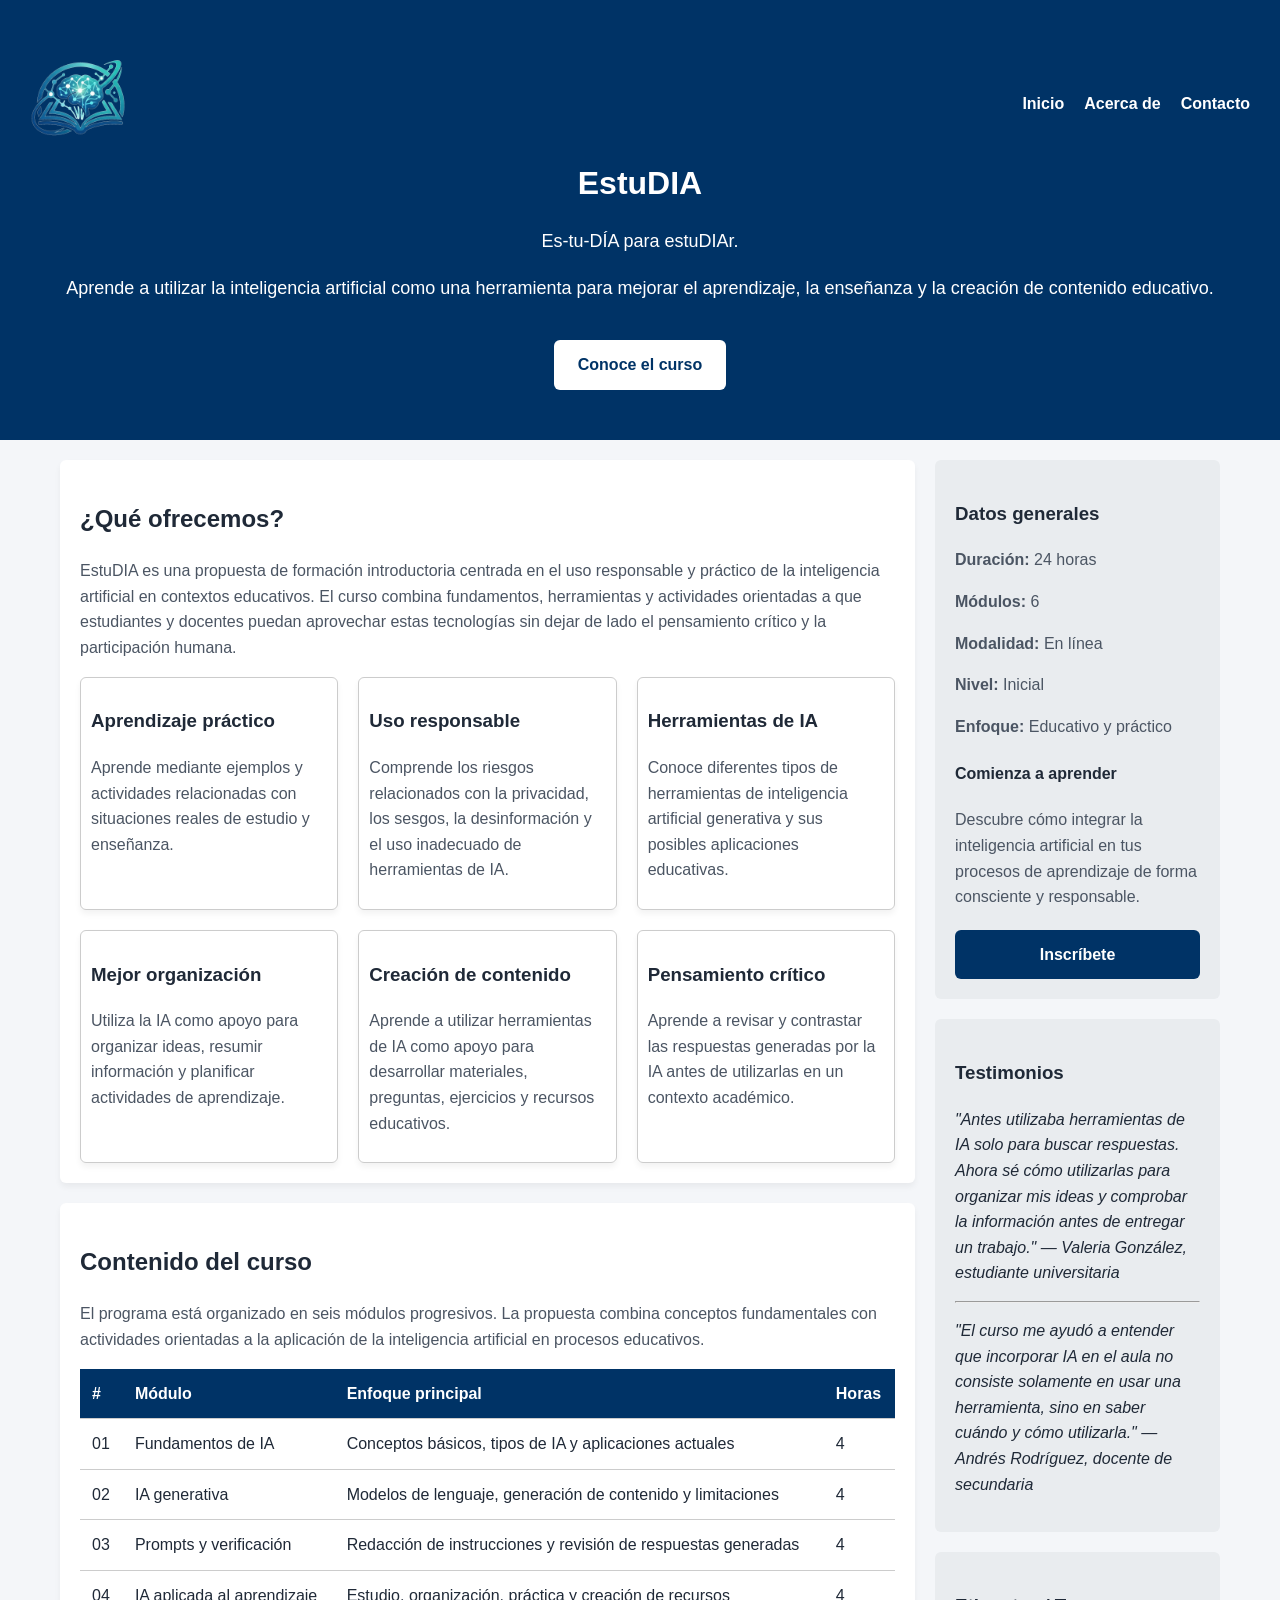
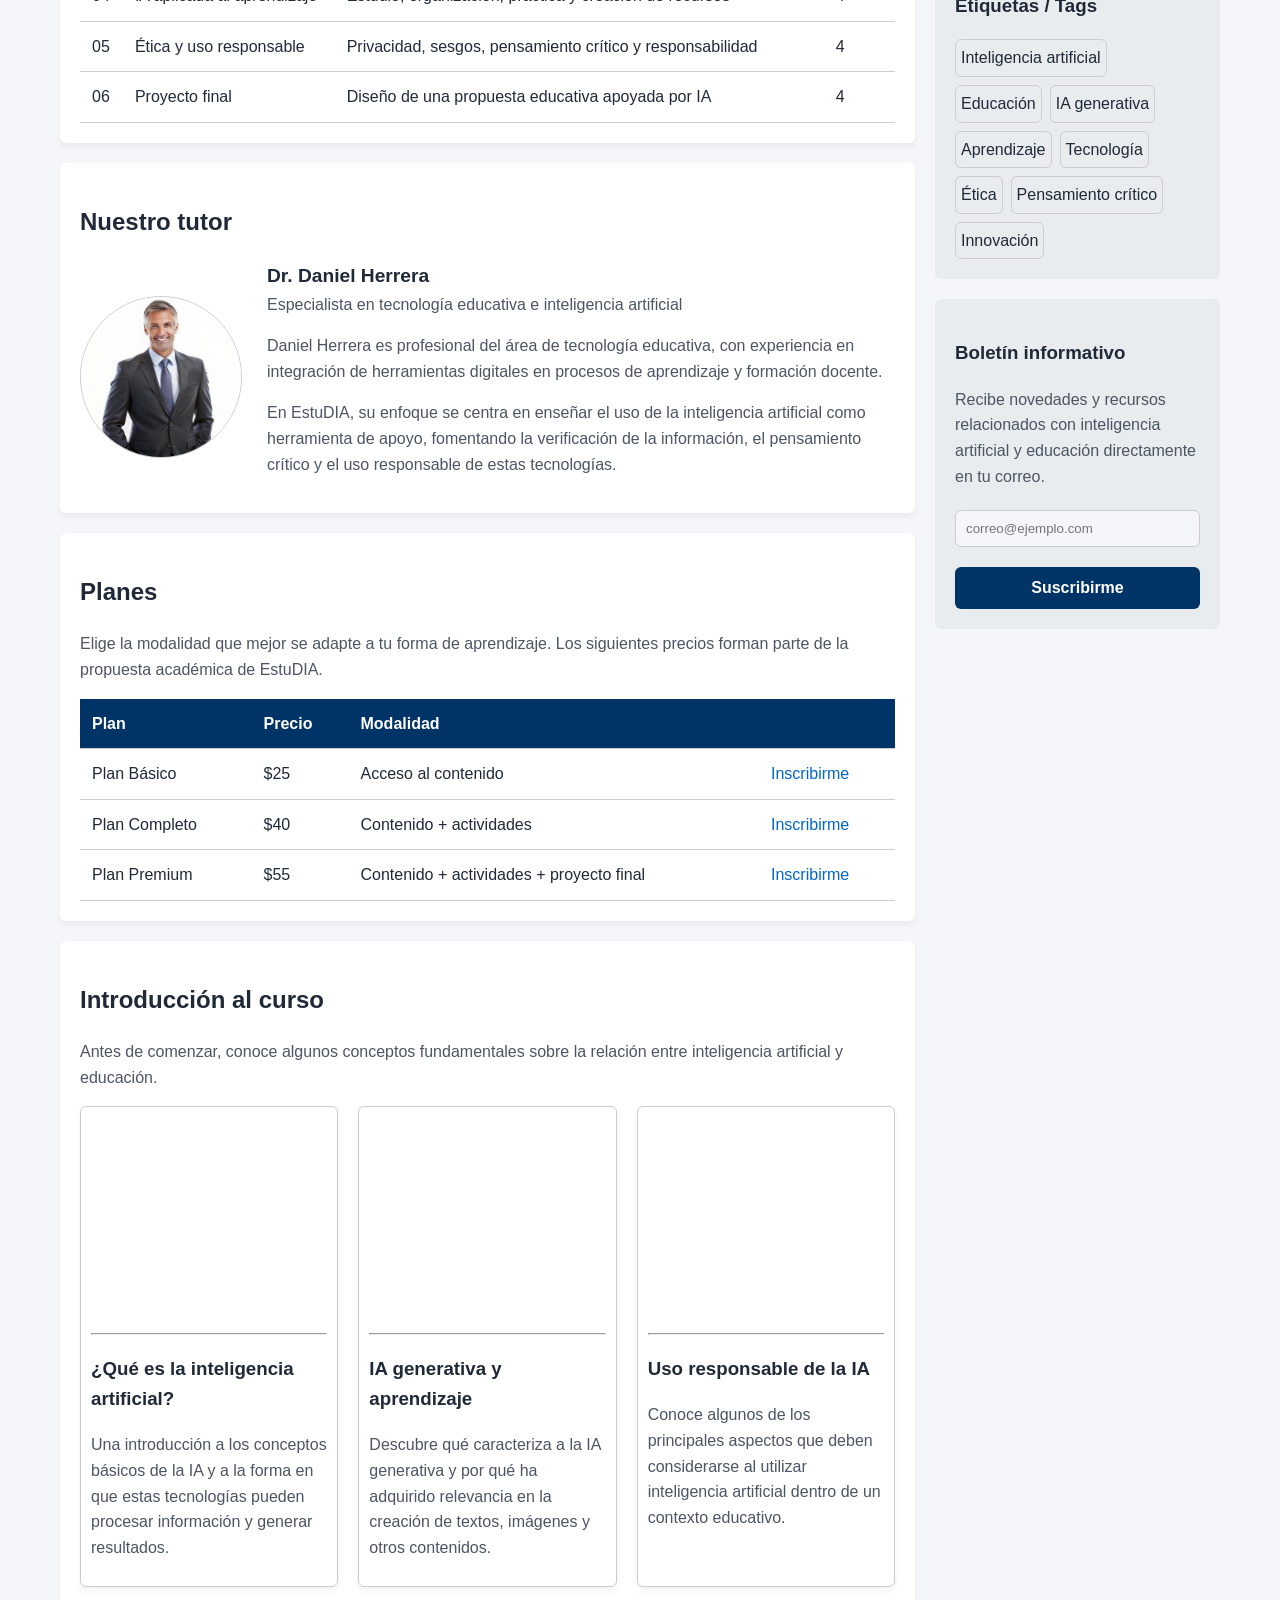
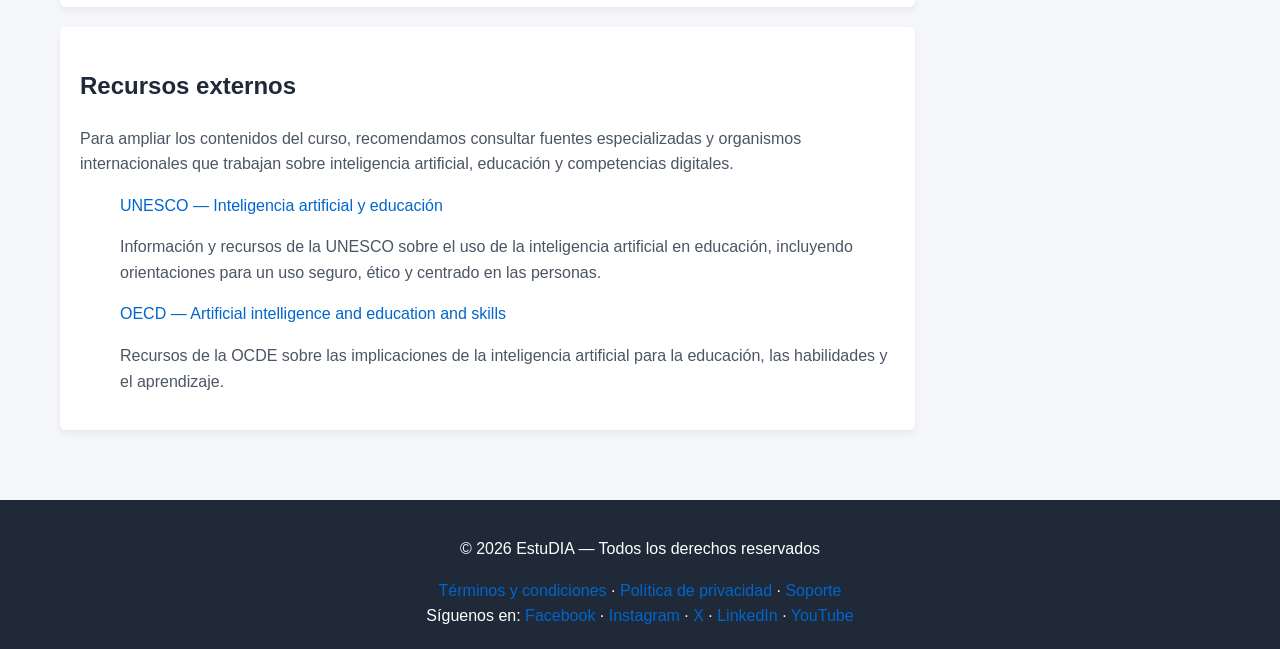
<file: index.html>
<!DOCTYPE html>
<html lang="es">
<head>
    <meta charset="UTF-8">
    <!-- Redirige automáticamente a la carpeta html en 0 segundos -->
    <meta http-equiv="refresh" content="0; url=html/index.html">
    <title>Cargando...</title>
</head>
<body>
    <p>Redirigiendo al sitio... Si no carga automáticamente, <a href="html/index.html">haz clic aquí</a>.</p>
</body>
</html>
</file>
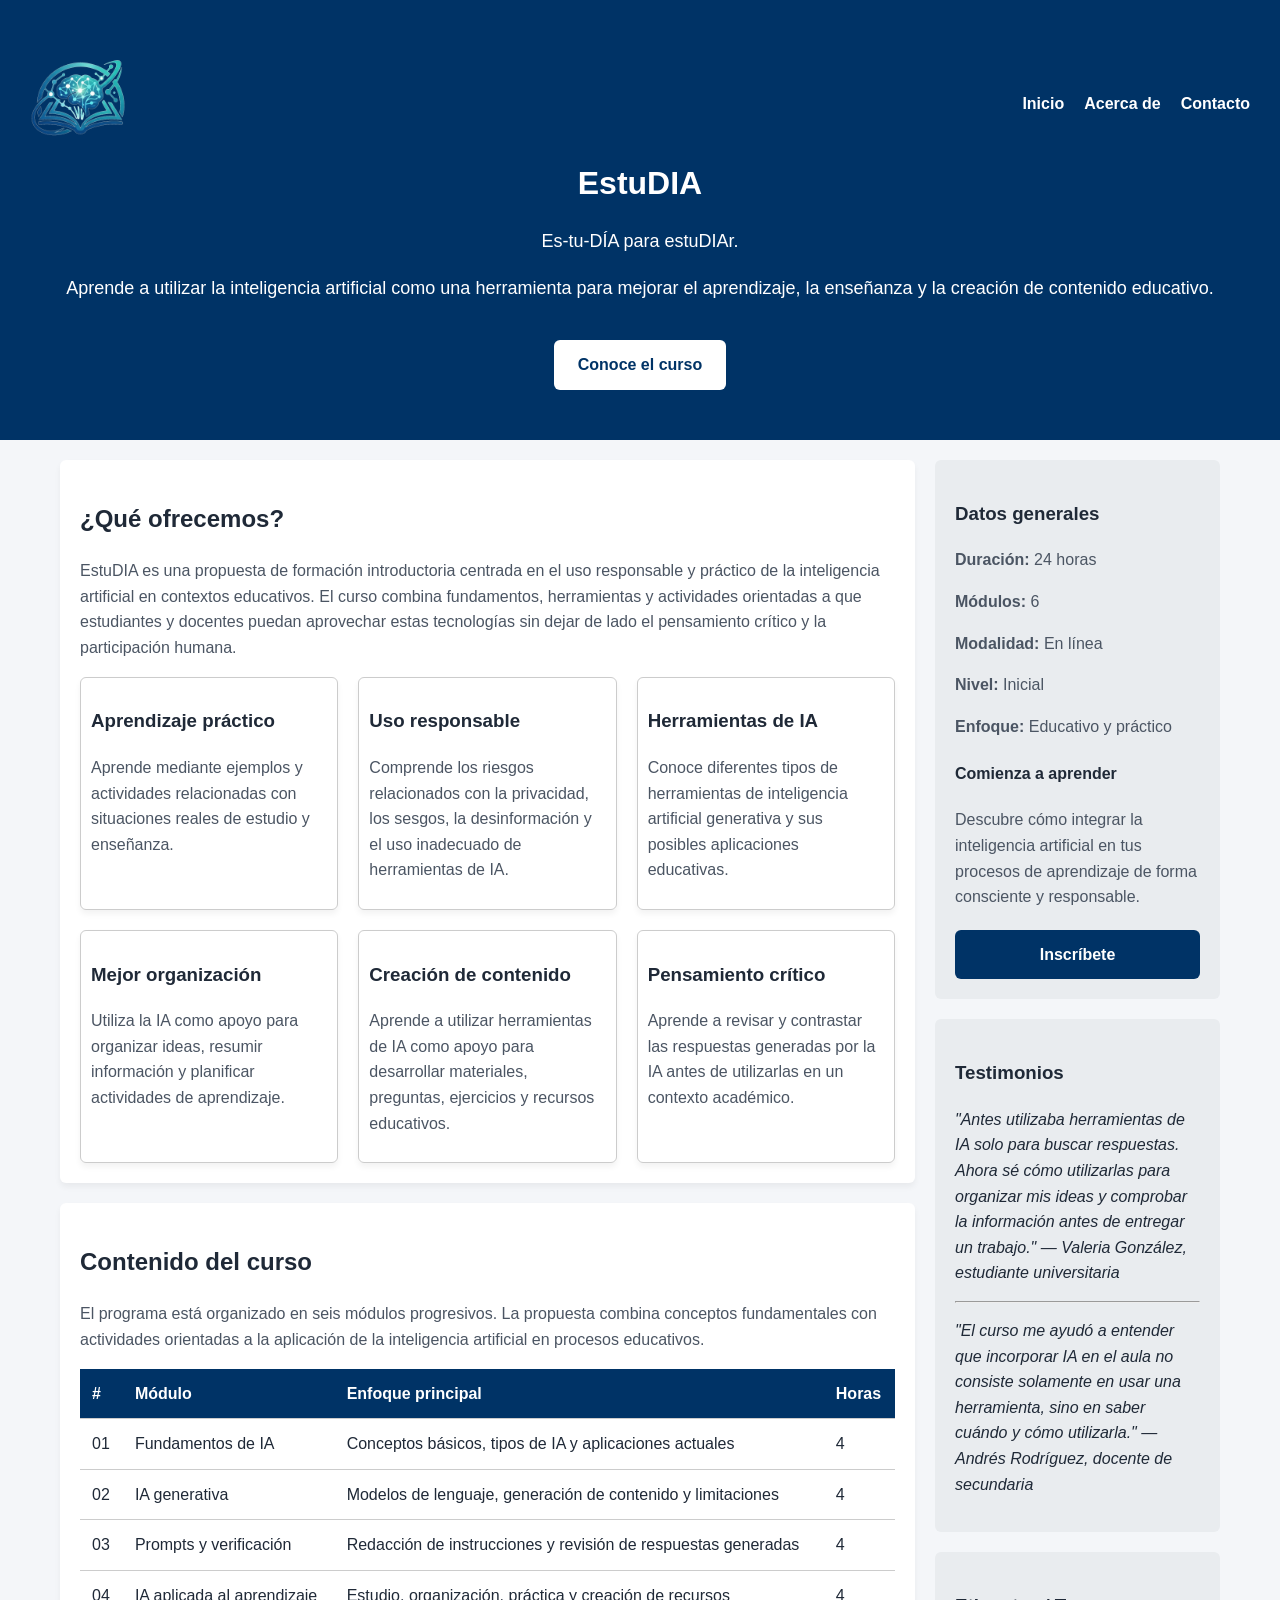
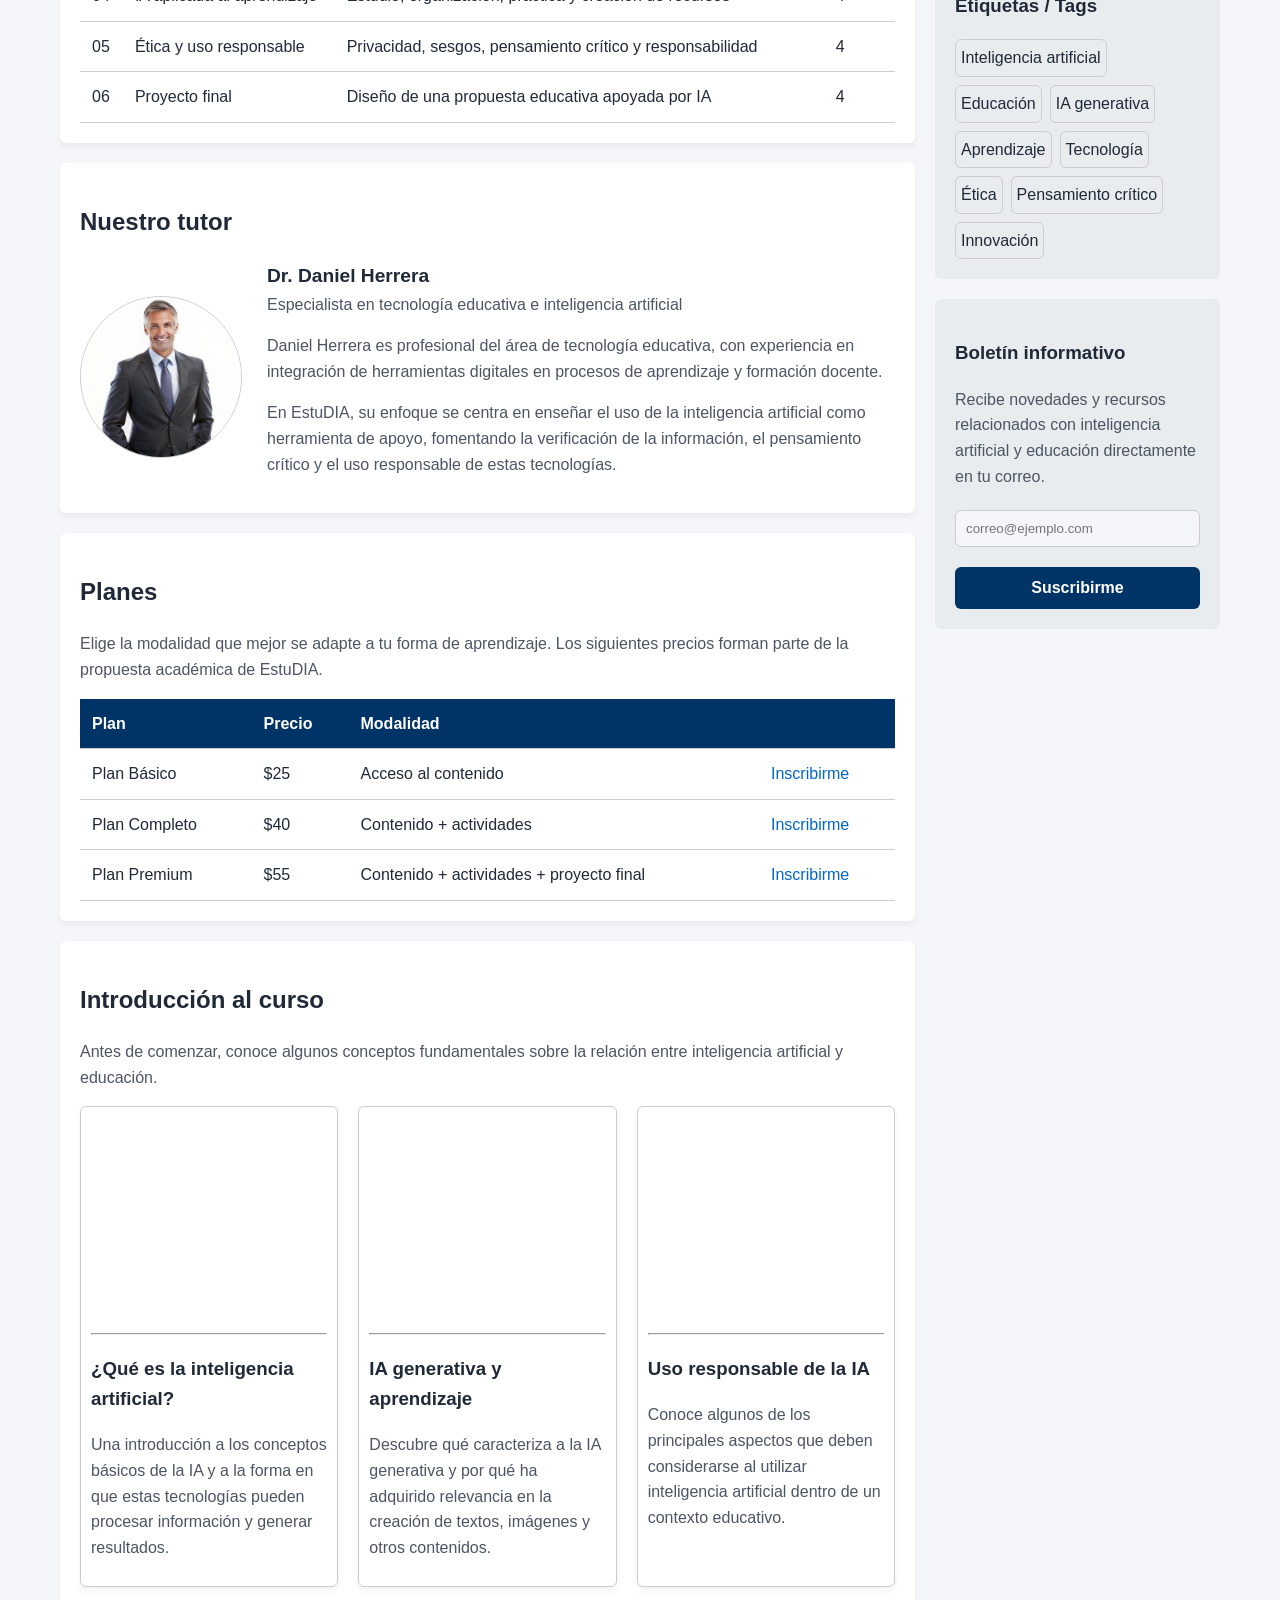
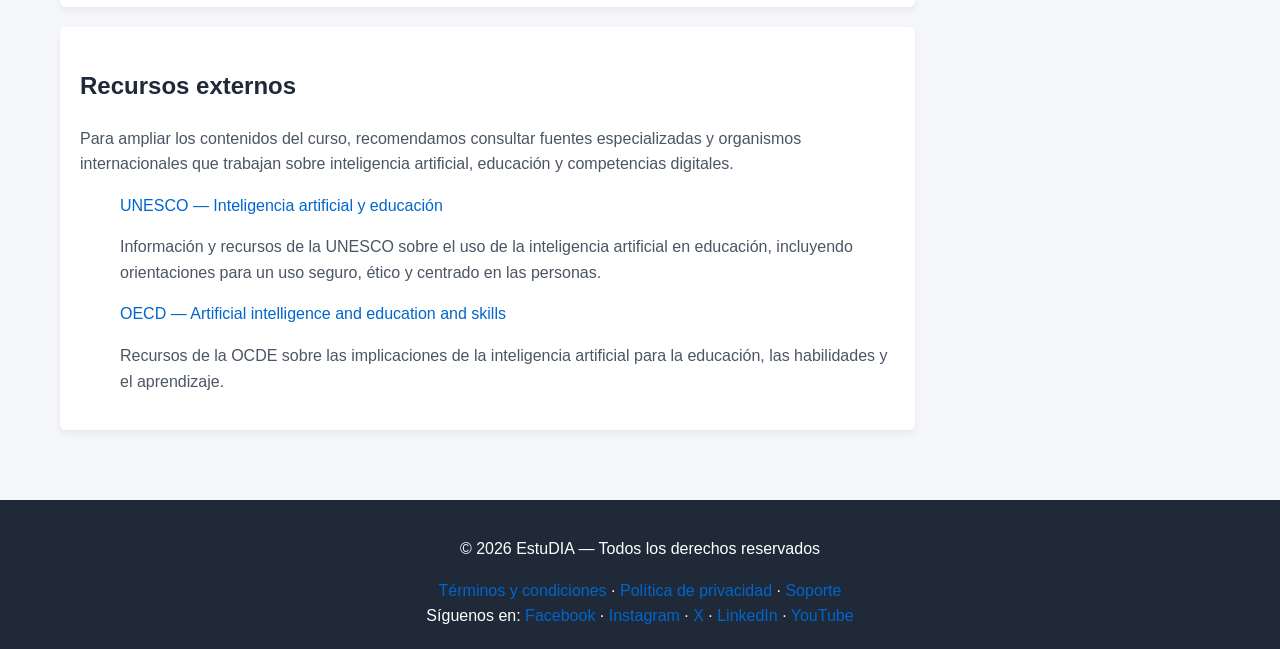
<file: html/index.html>
<!DOCTYPE html>
<html lang="es">

<head>
    <meta charset="UTF-8">
    <meta name="viewport" content="width=device-width, initial-scale=1.0">

    <link rel="preconnect" href="https://fonts.googleapis.com">
    <link rel="preconnect" href="https://fonts.gstatic.com" crossorigin>
    <link href="https://fonts.googleapis.com/css2?family=Poppins:wght@600;700;800&display=swap" rel="stylesheet">
    <link rel="icon" type="image/png" sizes="16x16" href="../img/logo.png">
    <meta name="description"
        content="EstuDIA: curso introductorio de inteligencia artificial aplicada a la educación.">
    <title>EstuDIA - Curso de IA en la educación</title>
    <link rel="stylesheet" href="../css/style.css">


</head>

<body>

    <header>

        <div id="barra-superior">

            <div id="logo">
                <img src="../img/logo.png" alt="Logo de EstuDIA">
            </div>

            <nav>
                <ul>
                    <li><a href="index.html">Inicio</a></li>
                    <li><a href="acerca.html">Acerca de</a></li>
                    <li><a href="contacto.html">Contacto</a></li>
                </ul>
            </nav>

        </div>

        <h1>Estu<span>DIA</span></h1>

        <p class="catchphrase">
            Es-tu-DÍA para estuDIAr.
        </p>

        <p>
            Aprende a utilizar la inteligencia artificial como una herramienta
            para mejorar el aprendizaje, la enseñanza y la creación de contenido educativo.
        </p>

        <a href="#contenido" class="boton-header">Conoce el curso</a>

    </header>


    <main>

        <div id="contenido-principal">

            <article>

                <h2>¿Qué ofrecemos?</h2>

                <p>
                    EstuDIA es una propuesta de formación introductoria centrada en el uso
                    responsable y práctico de la inteligencia artificial en contextos educativos.
                    El curso combina fundamentos, herramientas y actividades orientadas a que
                    estudiantes y docentes puedan aprovechar estas tecnologías sin dejar de lado
                    el pensamiento crítico y la participación humana.
                </p>

                <section class="grid">

                    <div class="card">
                        <h3>Aprendizaje práctico</h3>
                        <p>
                            Aprende mediante ejemplos y actividades relacionadas con situaciones
                            reales de estudio y enseñanza.
                        </p>
                    </div>

                    <div class="card">
                        <h3>Uso responsable</h3>
                        <p>
                            Comprende los riesgos relacionados con la privacidad, los sesgos,
                            la desinformación y el uso inadecuado de herramientas de IA.
                        </p>
                    </div>

                    <div class="card">
                        <h3>Herramientas de IA</h3>
                        <p>
                            Conoce diferentes tipos de herramientas de inteligencia artificial
                            generativa y sus posibles aplicaciones educativas.
                        </p>
                    </div>

                    <div class="card">
                        <h3>Mejor organización</h3>
                        <p>
                            Utiliza la IA como apoyo para organizar ideas, resumir información
                            y planificar actividades de aprendizaje.
                        </p>
                    </div>

                    <div class="card">
                        <h3>Creación de contenido</h3>
                        <p>
                            Aprende a utilizar herramientas de IA como apoyo para desarrollar
                            materiales, preguntas, ejercicios y recursos educativos.
                        </p>
                    </div>

                    <div class="card">
                        <h3>Pensamiento crítico</h3>
                        <p>
                            Aprende a revisar y contrastar las respuestas generadas por la IA
                            antes de utilizarlas en un contexto académico.
                        </p>
                    </div>

                </section>

            </article>


            <article id="contenido">

                <h2>Contenido del curso</h2>

                <p>
                    El programa está organizado en seis módulos progresivos. La propuesta
                    combina conceptos fundamentales con actividades orientadas a la aplicación
                    de la inteligencia artificial en procesos educativos.
                </p>

                <table>

                    <thead>
                        <tr>
                            <th>#</th>
                            <th>Módulo</th>
                            <th>Enfoque principal</th>
                            <th>Horas</th>
                        </tr>
                    </thead>

                    <tbody>

                        <tr>
                            <td>01</td>
                            <td>Fundamentos de IA</td>
                            <td>Conceptos básicos, tipos de IA y aplicaciones actuales</td>
                            <td>4</td>
                        </tr>

                        <tr>
                            <td>02</td>
                            <td>IA generativa</td>
                            <td>Modelos de lenguaje, generación de contenido y limitaciones</td>
                            <td>4</td>
                        </tr>

                        <tr>
                            <td>03</td>
                            <td>Prompts y verificación</td>
                            <td>Redacción de instrucciones y revisión de respuestas generadas</td>
                            <td>4</td>
                        </tr>

                        <tr>
                            <td>04</td>
                            <td>IA aplicada al aprendizaje</td>
                            <td>Estudio, organización, práctica y creación de recursos</td>
                            <td>4</td>
                        </tr>

                        <tr>
                            <td>05</td>
                            <td>Ética y uso responsable</td>
                            <td>Privacidad, sesgos, pensamiento crítico y responsabilidad</td>
                            <td>4</td>
                        </tr>

                        <tr>
                            <td>06</td>
                            <td>Proyecto final</td>
                            <td>Diseño de una propuesta educativa apoyada por IA</td>
                            <td>4</td>
                        </tr>

                    </tbody>

                </table>

            </article>


            <article>
                <h2>Nuestro tutor</h2>

                <div class="tutor">

                    <img src="../img/tutor.jpg" alt="Dr. Daniel Herrera, especialista en tecnología educativa">

                    <div class="tutor-info">

                        <strong>Dr. Daniel Herrera</strong>
                        <span>Especialista en tecnología educativa e inteligencia artificial</span>

                        <p>
                            Daniel Herrera es profesional del área de tecnología educativa,
                            con experiencia en integración de herramientas digitales en
                            procesos de aprendizaje y formación docente.
                        </p>

                        <p>
                            En EstuDIA, su enfoque se centra en enseñar el uso de la
                            inteligencia artificial como herramienta de apoyo, fomentando
                            la verificación de la información, el pensamiento crítico y
                            el uso responsable de estas tecnologías.
                        </p>

                    </div>

                </div>

            </article>


            <article id="planes">

                <h2>Planes</h2>

                <p>
                    Elige la modalidad que mejor se adapte a tu forma de aprendizaje.
                    Los siguientes precios forman parte de la propuesta académica de EstuDIA.
                </p>

                <table>

                    <thead>
                        <tr>
                            <th>Plan</th>
                            <th>Precio</th>
                            <th>Modalidad</th>
                            <th></th>
                        </tr>
                    </thead>

                    <tbody>

                        <tr>
                            <td>Plan Básico</td>
                            <td>$25</td>
                            <td>Acceso al contenido</td>
                            <td><a href="#">Inscribirme</a></td>
                        </tr>

                        <tr>
                            <td>Plan Completo</td>
                            <td>$40</td>
                            <td>Contenido + actividades</td>
                            <td><a href="#">Inscribirme</a></td>
                        </tr>

                        <tr>
                            <td>Plan Premium</td>
                            <td>$55</td>
                            <td>Contenido + actividades + proyecto final</td>
                            <td><a href="#">Inscribirme</a></td>
                        </tr>

                    </tbody>

                </table>

            </article>


            <article>

                <h2>Introducción al curso</h2>

                <p>
                    Antes de comenzar, conoce algunos conceptos fundamentales sobre la relación
                    entre inteligencia artificial y educación.
                </p>

                <section class="grid">

                    <div class="card">

                        <iframe
                            src="https://www.youtube.com/embed/8lMIdrlIWOQ"
                            title="¿Qué es la inteligencia artificial?"
                            allowfullscreen>
                        </iframe>

                        <hr>

                        <h3>¿Qué es la inteligencia artificial?</h3>

                        <p>
                            Una introducción a los conceptos básicos de la IA y a la forma en
                            que estas tecnologías pueden procesar información y generar resultados.
                        </p>

                    </div>


                    <div class="card">

                        <iframe
                            src="https://www.youtube.com/embed/Qu7spkaiky0"
                            title="Inteligencia artificial generativa en educación"
                            allowfullscreen>
                        </iframe>

                        <hr>

                        <h3>IA generativa y aprendizaje</h3>

                        <p>
                            Descubre qué caracteriza a la IA generativa y por qué ha adquirido
                            relevancia en la creación de textos, imágenes y otros contenidos.
                        </p>

                    </div>


                    <div class="card">

                        <iframe
                            src="https://www.youtube.com/embed/TXxJGTrKRxM"
                            title="Uso responsable de la inteligencia artificial en el aula"
                            allowfullscreen>
                        </iframe>

                        <hr>

                        <h3>Uso responsable de la IA</h3>

                        <p>
                            Conoce algunos de los principales aspectos que deben considerarse
                            al utilizar inteligencia artificial dentro de un contexto educativo.
                        </p>

                    </div>

                </section>

            </article>


            <article>

                <h2>Recursos externos</h2>

                <p>
                    Para ampliar los contenidos del curso, recomendamos consultar fuentes
                    especializadas y organismos internacionales que trabajan sobre inteligencia
                    artificial, educación y competencias digitales.
                </p>

                <ul style="list-style: none;">

                    <li>

                        <a href="https://www.unesco.org/es/digital-education/artificial-intelligence"
                           target="_blank"
                           rel="noopener noreferrer">
                            UNESCO — Inteligencia artificial y educación
                        </a>

                        <p>
                            Información y recursos de la UNESCO sobre el uso de la inteligencia
                            artificial en educación, incluyendo orientaciones para un uso
                            seguro, ético y centrado en las personas.
                        </p>

                    </li>


                    <li>

                        <a href="https://www.oecd.org/en/topics/artificial-intelligence-and-education-and-skills.html"
                           target="_blank"
                           rel="noopener noreferrer">
                            OECD — Artificial intelligence and education and skills
                        </a>

                        <p>
                            Recursos de la OCDE sobre las implicaciones de la inteligencia
                            artificial para la educación, las habilidades y el aprendizaje.
                        </p>

                    </li>

                </ul>

            </article>

        </div>


        <div id="barra-lateral">

            <aside>

                <h3>Datos generales</h3>

                <p><strong>Duración:</strong> 24 horas</p>
                <p><strong>Módulos:</strong> 6</p>
                <p><strong>Modalidad:</strong> En línea</p>
                <p><strong>Nivel:</strong> Inicial</p>
                <p><strong>Enfoque:</strong> Educativo y práctico</p>

                <h4>Comienza a aprender</h4>

                <p>
                    Descubre cómo integrar la inteligencia artificial en tus procesos
                    de aprendizaje de forma consciente y responsable.
                </p>

                <a href="#planes" class="boton-aside">Inscríbete</a>

            </aside>


            <aside>

                <h3>Testimonios</h3>

                    <blockquote>
                        "Antes utilizaba herramientas de IA solo para buscar respuestas.
                        Ahora sé cómo utilizarlas para organizar mis ideas y comprobar la
                        información antes de entregar un trabajo."
                        <cite>— Valeria González, estudiante universitaria</cite>
                    </blockquote>

                    <hr>

                    <blockquote>
                        "El curso me ayudó a entender que incorporar IA en el aula no
                        consiste solamente en usar una herramienta, sino en saber cuándo
                        y cómo utilizarla."
                        <cite>— Andrés Rodríguez, docente de secundaria</cite>
                    </blockquote>

            </aside>


            <aside>

                <h3>Etiquetas / Tags</h3>

                <section class="tags">

                    <div class="tag">Inteligencia artificial</div>
                    <div class="tag">Educación</div>
                    <div class="tag">IA generativa</div>
                    <div class="tag">Aprendizaje</div>
                    <div class="tag">Tecnología</div>
                    <div class="tag">Ética</div>
                    <div class="tag">Pensamiento crítico</div>
                    <div class="tag">Innovación</div>

                </section>

            </aside>


            <aside>

                <h3>Boletín informativo</h3>

                <p>
                    Recibe novedades y recursos relacionados con inteligencia artificial
                    y educación directamente en tu correo.
                </p>

                <form>

                    <input
                        type="email"
                        placeholder="correo@ejemplo.com"
                        required>

                    <button style="width: 100%;" type="submit">
                        Suscribirme
                    </button>

                </form>

            </aside>

        </div>

    </main>


    <footer>

        <p>
            © 2026 EstuDIA — Todos los derechos reservados
        </p>

        <a href="#">Términos y condiciones</a> ·
        <a href="#">Política de privacidad</a> ·
        <a href="#">Soporte</a>

        <br>

        Síguenos en:

        <a href="https://www.facebook.com"
           target="_blank"
           rel="noopener noreferrer">
            Facebook
        </a> ·

        <a href="https://www.instagram.com"
           target="_blank"
           rel="noopener noreferrer">
            Instagram
        </a> ·

        <a href="https://x.com"
           target="_blank"
           rel="noopener noreferrer">
            X
        </a> ·

        <a href="https://www.linkedin.com"
           target="_blank"
           rel="noopener noreferrer">
            LinkedIn
        </a> ·

        <a href="https://www.youtube.com"
           target="_blank"
           rel="noopener noreferrer">
            YouTube
        </a>

    </footer>

</body>

</html>
</file>
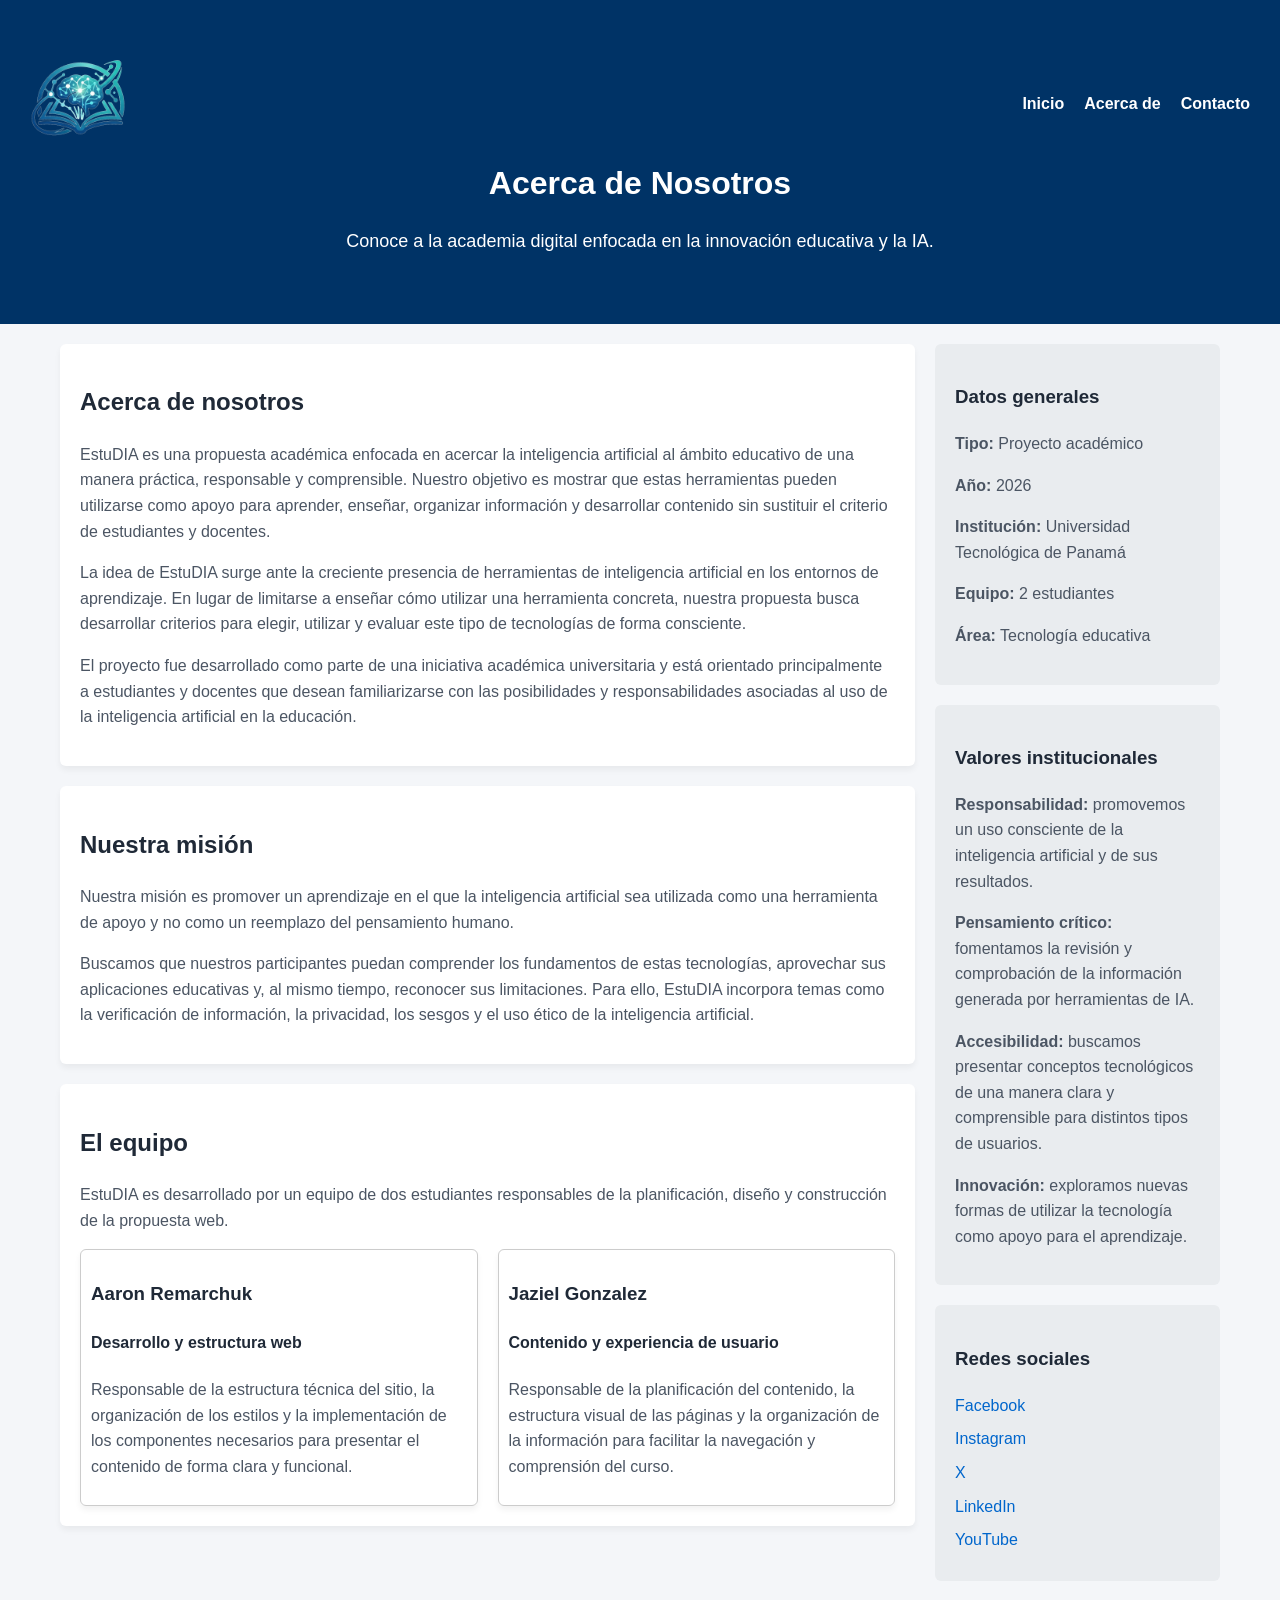
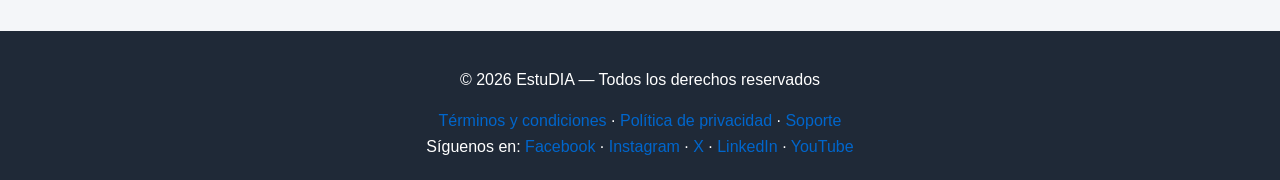
<file: html/acerca.html>
<!DOCTYPE html>
<html lang="es">

<head>
    <meta charset="UTF-8">
    <meta name="viewport" content="width=device-width, initial-scale=1.0">
    <meta name="description"
        content="Conoce EstuDIA, una propuesta académica de formación en inteligencia artificial aplicada a la educación.">
    <link rel="icon" type="image/png" sizes="16x16" href="../img/logo.png">
    <title>EstuDIA - Acerca de</title>
    <link rel="stylesheet" href="../css/style.css">

</head>

<body>

    <header>

        <div id="barra-superior">

            <div id="logo">
                <img src="../img/logo.png" alt="Logo de EstuDIA">
            </div>

            <nav>
                <ul>
                    <li><a href="index.html">Inicio</a></li>
                    <li><a href="acerca.html">Acerca de</a></li>
                    <li><a href="contacto.html">Contacto</a></li>
                </ul>
            </nav>

        </div>

        <h1>Acerca de Nosotros</h1>
        <p>Conoce a la academia digital enfocada en la innovación educativa y la IA.</p>

    </header>


    <main>

        <div id="contenido-principal">

            <article>

                <h2>Acerca de nosotros</h2>

                <p>
                    EstuDIA es una propuesta académica enfocada en acercar la inteligencia
                    artificial al ámbito educativo de una manera práctica, responsable y
                    comprensible. Nuestro objetivo es mostrar que estas herramientas pueden
                    utilizarse como apoyo para aprender, enseñar, organizar información y
                    desarrollar contenido sin sustituir el criterio de estudiantes y docentes.
                </p>

                <p>
                    La idea de EstuDIA surge ante la creciente presencia de herramientas de
                    inteligencia artificial en los entornos de aprendizaje. En lugar de
                    limitarse a enseñar cómo utilizar una herramienta concreta, nuestra
                    propuesta busca desarrollar criterios para elegir, utilizar y evaluar
                    este tipo de tecnologías de forma consciente.
                </p>

                <p>
                    El proyecto fue desarrollado como parte de una iniciativa académica
                    universitaria y está orientado principalmente a estudiantes y docentes
                    que desean familiarizarse con las posibilidades y responsabilidades
                    asociadas al uso de la inteligencia artificial en la educación.
                </p>

            </article>


            <article>

                <h2>Nuestra misión</h2>

                <p>
                    Nuestra misión es promover un aprendizaje en el que la inteligencia
                    artificial sea utilizada como una herramienta de apoyo y no como un
                    reemplazo del pensamiento humano.
                </p>

                <p>
                    Buscamos que nuestros participantes puedan comprender los fundamentos
                    de estas tecnologías, aprovechar sus aplicaciones educativas y, al mismo
                    tiempo, reconocer sus limitaciones. Para ello, EstuDIA incorpora temas
                    como la verificación de información, la privacidad, los sesgos y el uso
                    ético de la inteligencia artificial.
                </p>

            </article>


            <article>

                <h2>El equipo</h2>

                <p>
                    EstuDIA es desarrollado por un equipo de dos estudiantes responsables
                    de la planificación, diseño y construcción de la propuesta web.
                </p>

                <div class="grid equipo">

                    <div class="card">

                        <h3>Aaron Remarchuk</h3>

                        <h4>Desarrollo y estructura web</h4>

                        <p>
                            Responsable de la estructura técnica del sitio, la organización
                            de los estilos y la implementación de los componentes necesarios
                            para presentar el contenido de forma clara y funcional.
                        </p>

                    </div>


                    <div class="card">

                        <h3>Jaziel Gonzalez</h3>

                        <h4>Contenido y experiencia de usuario</h4>

                        <p>
                            Responsable de la planificación del contenido, la estructura
                            visual de las páginas y la organización de la información para
                            facilitar la navegación y comprensión del curso.
                        </p>

                    </div>

                </div>

            </article>

        </div>


        <div id="barra-lateral">

            <aside>

                <h3>Datos generales</h3>

                <p>
                    <strong>Tipo:</strong> Proyecto académico
                </p>

                <p>
                    <strong>Año:</strong> 2026
                </p>

                <p>
                    <strong>Institución:</strong> Universidad Tecnológica de Panamá
                </p>

                <p>
                    <strong>Equipo:</strong> 2 estudiantes
                </p>

                <p>
                    <strong>Área:</strong> Tecnología educativa
                </p>

            </aside>


            <aside>

                <h3>Valores institucionales</h3>

                <p>
                    <strong>Responsabilidad:</strong> promovemos un uso consciente de la
                    inteligencia artificial y de sus resultados.
                </p>

                <p>
                    <strong>Pensamiento crítico:</strong> fomentamos la revisión y
                    comprobación de la información generada por herramientas de IA.
                </p>

                <p>
                    <strong>Accesibilidad:</strong> buscamos presentar conceptos tecnológicos
                    de una manera clara y comprensible para distintos tipos de usuarios.
                </p>

                <p>
                    <strong>Innovación:</strong> exploramos nuevas formas de utilizar la
                    tecnología como apoyo para el aprendizaje.
                </p>

            </aside>


            <aside>

                <h3>Redes sociales</h3>

                <a class="red-social"
                    href="https://www.facebook.com"
                    target="_blank"
                    rel="noopener noreferrer">
                    Facebook
                </a>

                <a class="red-social"
                    href="https://www.instagram.com"
                    target="_blank"
                    rel="noopener noreferrer">
                    Instagram
                </a>

                <a class="red-social"
                    href="https://x.com"
                    target="_blank"
                    rel="noopener noreferrer">
                    X
                </a>

                <a class="red-social"
                    href="https://www.linkedin.com"
                    target="_blank"
                    rel="noopener noreferrer">
                    LinkedIn
                </a>

                <a class="red-social"
                    href="https://www.youtube.com"
                    target="_blank"
                    rel="noopener noreferrer">
                    YouTube
                </a>

            </aside>

        </div>

    </main>


    <footer>

        <p>
            © 2026 EstuDIA — Todos los derechos reservados
        </p>

        <a href="#">Términos y condiciones</a> ·
        <a href="#">Política de privacidad</a> ·
        <a href="#">Soporte</a>

        <br>

        Síguenos en:

        <a href="https://www.facebook.com"
            target="_blank"
            rel="noopener noreferrer">
            Facebook
        </a> ·

        <a href="https://www.instagram.com"
            target="_blank"
            rel="noopener noreferrer">
            Instagram
        </a> ·

        <a href="https://x.com"
            target="_blank"
            rel="noopener noreferrer">
            X
        </a> ·

        <a href="https://www.linkedin.com"
            target="_blank"
            rel="noopener noreferrer">
            LinkedIn
        </a> ·

        <a href="https://www.youtube.com"
            target="_blank"
            rel="noopener noreferrer">
            YouTube
        </a>

    </footer>

</body>

</html>
</file>
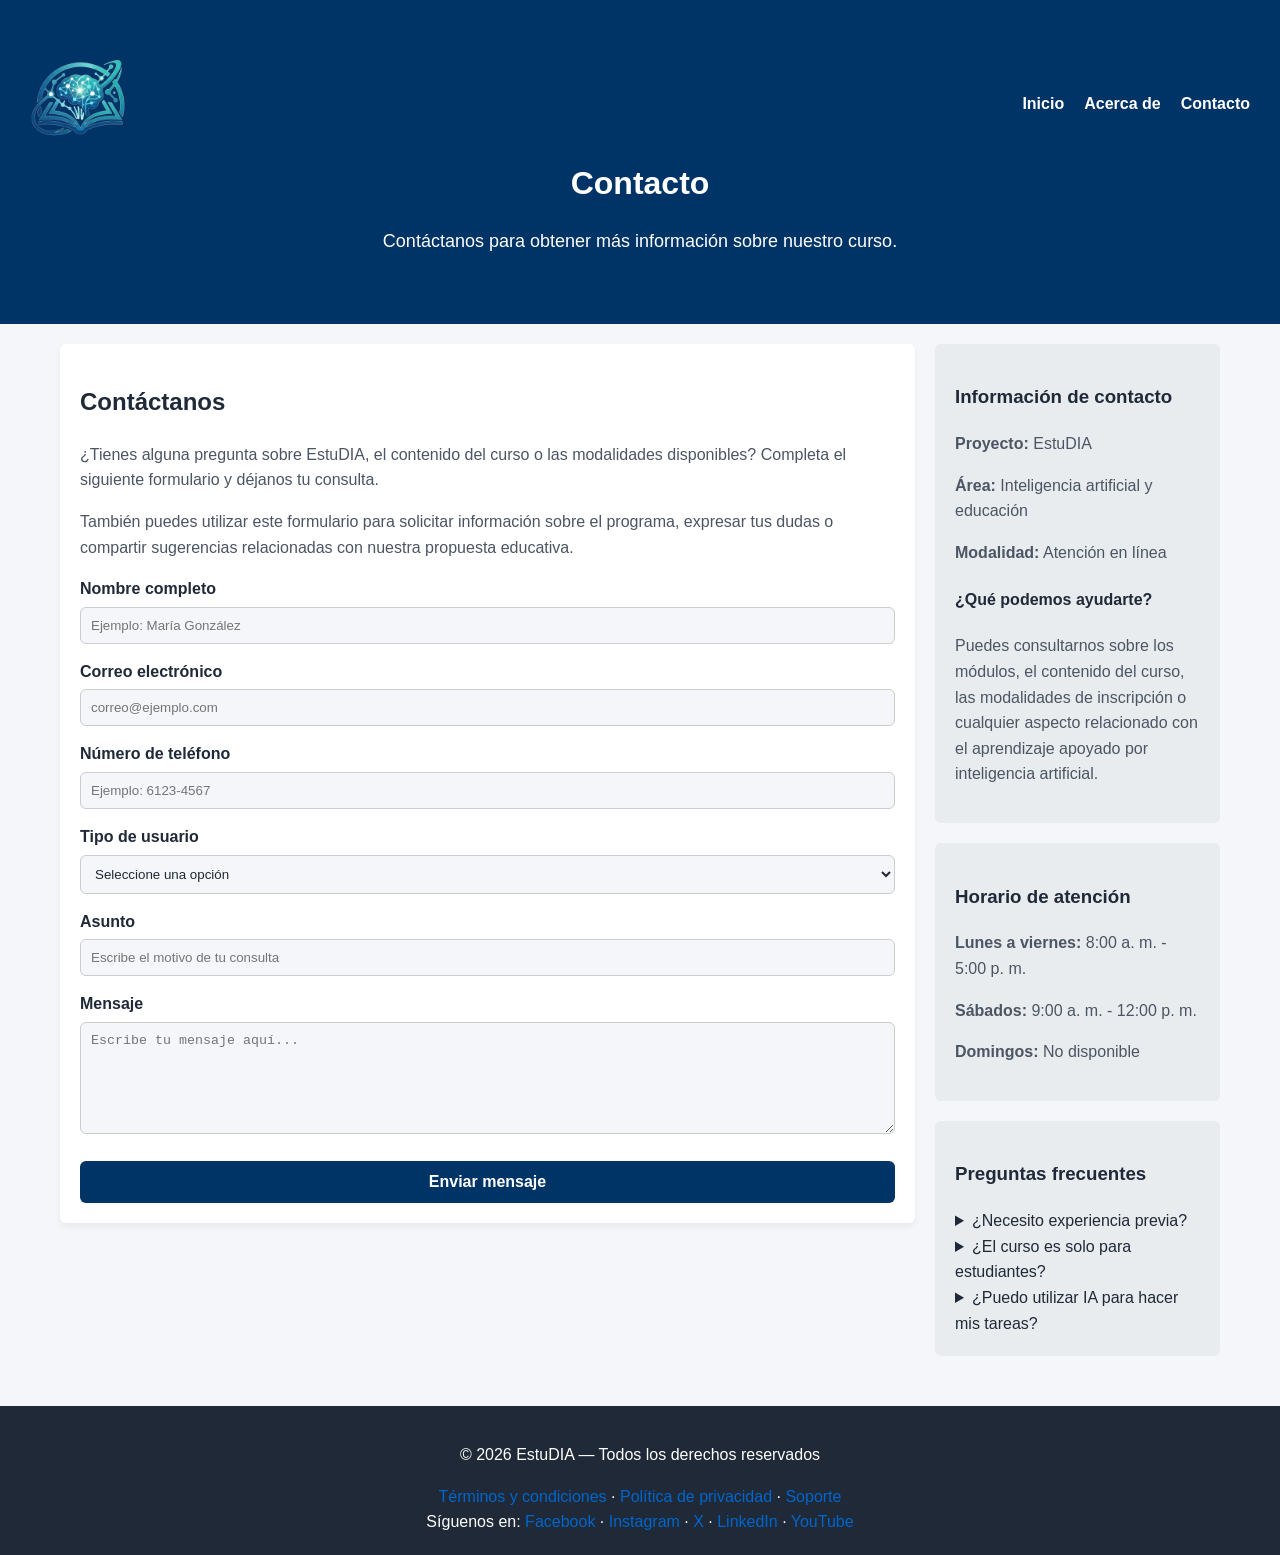
<file: html/contacto.html>
<!DOCTYPE html>
<html lang="es">

<head>
    <meta charset="UTF-8">
    <meta name="viewport" content="width=device-width, initial-scale=1.0">

    <meta name="description"
        content="Contacta con EstuDIA para obtener información sobre nuestro curso de inteligencia artificial aplicada a la educación.">
    <link rel="icon" type="image/png" sizes="16x16" href="../img/logo.png">

    <title>EstuDIA - Contacto</title>

    <link rel="stylesheet" href="../css/style.css">

</head>

<body>

    <header>

        <div id="barra-superior">

            <div id="logo">
                <img src="../img/logo.png" alt="Logo de EstuDIA">
            </div>

            <nav>
                <ul>
                    <li><a href="index.html">Inicio</a></li>
                    <li><a href="acerca.html">Acerca de</a></li>
                    <li><a href="contacto.html">Contacto</a></li>
                </ul>
            </nav>

        </div>

        <h1>Contacto</h1>
        <p>Contáctanos para obtener más información sobre nuestro curso.</p>

    </header>


    <main>

        <div id="contenido-principal">

            <article>

                <h2>Contáctanos</h2>

                <p>
                    ¿Tienes alguna pregunta sobre EstuDIA, el contenido del curso
                    o las modalidades disponibles? Completa el siguiente formulario
                    y déjanos tu consulta.
                </p>

                <p>
                    También puedes utilizar este formulario para solicitar información
                    sobre el programa, expresar tus dudas o compartir sugerencias
                    relacionadas con nuestra propuesta educativa.
                </p>


                <form>

                    <label for="nombre">
                        Nombre completo
                    </label>

                    <input
                        type="text"
                        id="nombre"
                        name="nombre"
                        placeholder="Ejemplo: María González"
                        minlength="3"
                        maxlength="60"
                        required>


                    <label for="correo">
                        Correo electrónico
                    </label>

                    <input
                        type="email"
                        id="correo"
                        name="correo"
                        placeholder="correo@ejemplo.com"
                        required>


                    <label for="telefono">
                        Número de teléfono
                    </label>

                    <input
                        type="tel"
                        id="telefono"
                        name="telefono"
                        placeholder="Ejemplo: 6123-4567"
                        pattern="[0-9]{4}-[0-9]{4}"
                        title="Ingresa un número con el formato 6123-4567."
                        required>


                    <label for="tipo">
                        Tipo de usuario
                    </label>

                    <select
                        id="tipo"
                        name="tipo"
                        required>

                        <option value="" selected disabled>
                            Seleccione una opción
                        </option>

                        <option value="estudiante">
                            Estudiante
                        </option>

                        <option value="docente">
                            Docente
                        </option>

                        <option value="interesado">
                            Persona interesada en el curso
                        </option>

                        <option value="otro">
                            Otro
                        </option>

                    </select>


                    <label for="asunto">
                        Asunto
                    </label>

                    <input
                        type="text"
                        id="asunto"
                        name="asunto"
                        placeholder="Escribe el motivo de tu consulta"
                        minlength="5"
                        maxlength="100"
                        required>


                    <label for="mensaje">
                        Mensaje
                    </label>

                    <textarea
                        id="mensaje"
                        name="mensaje"
                        rows="6"
                        minlength="10"
                        maxlength="500"
                        placeholder="Escribe tu mensaje aquí..."
                        required></textarea>


                    <input
                        type="submit"
                        value="Enviar mensaje">

                </form>

            </article>

        </div>


        <div id="barra-lateral">

            <aside>

                <h3>Información de contacto</h3>

                <p>
                    <strong>Proyecto:</strong>
                    EstuDIA
                </p>

                <p>
                    <strong>Área:</strong>
                    Inteligencia artificial y educación
                </p>

                <p>
                    <strong>Modalidad:</strong>
                    Atención en línea
                </p>

                <h4>¿Qué podemos ayudarte?</h4>

                <p>
                    Puedes consultarnos sobre los módulos, el contenido del curso,
                    las modalidades de inscripción o cualquier aspecto relacionado
                    con el aprendizaje apoyado por inteligencia artificial.
                </p>

            </aside>


            <aside>

                <h3>Horario de atención</h3>

                <p>
                    <strong>Lunes a viernes:</strong>
                    8:00 a. m. - 5:00 p. m.
                </p>

                <p>
                    <strong>Sábados:</strong>
                    9:00 a. m. - 12:00 p. m.
                </p>

                <p>
                    <strong>Domingos:</strong>
                    No disponible
                </p>

            </aside>


            <aside>

                <h3>Preguntas frecuentes</h3>

                <details>
                    <summary>¿Necesito experiencia previa?</summary>

                    <p>
                        No. El curso está planteado para personas que desean conocer
                        los fundamentos de la inteligencia artificial y sus aplicaciones
                        educativas desde un nivel inicial.
                    </p>
                </details>

                <details>
                    <summary>¿El curso es solo para estudiantes?</summary>

                    <p>
                        No. También está dirigido a docentes y a cualquier persona
                        interesada en comprender cómo utilizar la IA como herramienta
                        de apoyo al aprendizaje.
                    </p>
                </details>

                <details>
                    <summary>¿Puedo utilizar IA para hacer mis tareas?</summary>

                    <p>
                        La propuesta enseña un uso responsable de estas herramientas.
                        La IA puede servir como apoyo, pero sus respuestas deben
                        revisarse y no sustituir el criterio propio.
                    </p>
                </details>

            </aside>

        </div>

    </main>


    <footer>

        <p>
            © 2026 EstuDIA — Todos los derechos reservados
        </p>

        <a href="#">Términos y condiciones</a> ·
        <a href="#">Política de privacidad</a> ·
        <a href="#">Soporte</a>

        <br>

        Síguenos en:

        <a href="https://www.facebook.com"
            target="_blank"
            rel="noopener noreferrer">
            Facebook
        </a> ·

        <a href="https://www.instagram.com"
            target="_blank"
            rel="noopener noreferrer">
            Instagram
        </a> ·

        <a href="https://x.com"
            target="_blank"
            rel="noopener noreferrer">
            X
        </a> ·

        <a href="https://www.linkedin.com"
            target="_blank"
            rel="noopener noreferrer">
            LinkedIn
        </a> ·

        <a href="https://www.youtube.com"
            target="_blank"
            rel="noopener noreferrer">
            YouTube
        </a>

    </footer>

</body>

</html>
</file>
<file: css/style.css>
/* VARIABLES GLOBALES (:root) */
:root {

    /* Fondo */
    --FONDO_PRINCIPAL: #f4f6f9;
    --FONDO_SECUNDARIO: #ffffff;

    /* Texto */
    --TEXTO_PRINCIPAL: #1f2937;
    --TEXTO_SECUNDARIO: #4b5563;

    /* Botones */
    --BOTON_PRINCIPAL: #003366;
    --BOTON_SECUNDARIO: #002244;

    /* Encabezado */
    --COLOR_ENCABEZADO: #003366;
    --TEXTO_ENCABEZADO: #ffffff;

    /* Aside */
    --FONDO_ASIDE: #e9ecef;

    /* Enlaces */
    --COLOR_ENLACE: #0066cc;
    --COLOR_ENLACE_HOVER: #004080;

    /* Pie de página */
    --COLOR_PIE_PAGINA: #1f2937;
    --TEXTO_PIE_PAGINA: #ffffff;

    /* Tipografía y bordes */
    --FUENTE_BASE: Arial, sans-serif;
    --COLOR_BORDE: #cccccc;
    --RADIO_BORDE: 6px;
    --SOMBRA_SUAVE: 0 4px 6px rgba(0, 0, 0, 0.05);
}


/* GENERALES */
html {
    scroll-behavior: smooth;
}

body {
    font-family: var(--FUENTE_BASE);
    line-height: 1.6;
    margin: 0;
    padding: 0;
    background-color: var(--FONDO_PRINCIPAL);
    color: var(--TEXTO_PRINCIPAL);
}

h1,h2,h3 {
    color: var(--TEXTO_PRINCIPAL);
}

p,li {
    color: var(--TEXTO_SECUNDARIO);
}

blockquote {
    font-style: italic;
    margin: 15px 0;
}

a {
    color: var(--COLOR_ENLACE);
    text-decoration: none;
}

a:hover {
    color: var(--COLOR_ENLACE_HOVER);
}


/* HEADER Y NAV */
header {
    background-color: var(--COLOR_ENCABEZADO);
    color: var(--TEXTO_ENCABEZADO);
    justify-content: space-between;
    align-items: center;
    text-align: center;
    padding: 50px 30px;
}

#barra-superior {
    display: flex;
    justify-content: space-between;
    align-items: center;
}

header h1 {
    color: var(--TEXTO_ENCABEZADO);
    margin: 0;
}

header p {
    color: white;
    font-size: 18px;
}

header .logo, header img {
    width: 100px;
    gap: 0px;
    margin: 0px;
    border-radius: var(--RADIO_BORDE);
}

nav ul {
    list-style: none;
    margin: 0;
    padding: 0;
    display: flex;
}

nav ul li {
    margin-left: 20px;
}

nav ul li a {
    color: var(--TEXTO_ENCABEZADO);
    font-weight: bold;
}


/* MAIN */

main {
    display: flex;
    gap: 20px;
    padding: 20px;
    max-width: 1200px;
    margin: auto;
    box-sizing: border-box;
}

#contenido-principal {
    flex: 3;
    min-width: 0;
}

#barra-lateral {
    flex: 1;
    min-width: 250px;
    display: flex;
    flex-direction: column;
    gap: 20px;
}

#barra-lateral aside {
    width: 100%;
    box-sizing: border-box;
}

article {
    background-color: var(--FONDO_SECUNDARIO);
    padding: 20px;
    margin-bottom: 20px;
    border-radius: var(--RADIO_BORDE);
    box-shadow: var(--SOMBRA_SUAVE);
}

aside {
    background-color: var(--FONDO_ASIDE);
    padding: 20px;
    border-radius: var(--RADIO_BORDE);
    height: fit-content;
}


/* TABLAS */

table {
    width: 100%;
    border-collapse: collapse;
}

thead {
    background-color: var(--COLOR_ENCABEZADO);
    color: var(--TEXTO_ENCABEZADO);
}

th,
td {
    padding: 12px;
    text-align: left;
}

tr {
    border-bottom: 1px solid var(--COLOR_BORDE);
}


/* FORMULARIO */

.formulario-seccion {
    background-color: var(--FONDO_SECUNDARIO);
    padding: 30px;
    width: 100%;
    max-width: 600px;
    margin: auto;
    border-radius: var(--RADIO_BORDE);
    box-shadow: var(--SOMBRA_SUAVE);
}

form label {
    display: block;
    margin-top: 15px;
    font-weight: bold;
    color: var(--TEXTO_PRINCIPAL);
}

form input,
form select,
form textarea {
    width: 100%;
    padding: 10px;
    margin-top: 5px;
    border: 1px solid var(--COLOR_BORDE);
    border-radius: var(--RADIO_BORDE);
    background-color: var(--FONDO_PRINCIPAL);
    color: var(--TEXTO_PRINCIPAL);
    box-sizing: border-box;
}


/* BOTONES */

button,
input[type="submit"] {
    margin-top: 20px;
    padding: 12px 24px;
    background-color: var(--BOTON_PRINCIPAL);
    color: var(--TEXTO_ENCABEZADO);
    border: none;
    border-radius: var(--RADIO_BORDE);
    cursor: pointer;
    font-size: 1rem;
    font-weight: bold;
    transition: background-color 0.3s ease, color 0.3s ease;
}

button:hover,
input[type="submit"]:hover {
    background-color: var(--BOTON_SECUNDARIO);
}

.boton-aside {
    display: block;
    width: 100%;
    box-sizing: border-box;
    margin-top: 20px;
    padding: 12px 24px;
    background-color: var(--BOTON_PRINCIPAL);
    color: var(--TEXTO_ENCABEZADO);
    border-radius: var(--RADIO_BORDE);
    font-size: 1rem;
    font-weight: bold;
    text-align: center;
    transition: background-color 0.3s ease;
}

.boton-aside:hover {
    background-color: var(--BOTON_SECUNDARIO);
    color: var(--TEXTO_ENCABEZADO);
}

.boton-completo {
    width: 100%;
}

/* Botón del header */

.boton-header {
    display: inline-block;
    margin-top: 20px;
    padding: 12px 24px;
    background-color: white;
    color: var(--BOTON_PRINCIPAL);
    border: none;
    border-radius: var(--RADIO_BORDE);
    cursor: pointer;
    font-size: 1rem;
    font-weight: bold;
    transition: background-color 0.3s ease, color 0.3s ease;
}

.boton-header:hover {
    background-color: var(--COLOR_ENLACE);
    color: white;
}

/* FOOTER */

footer {
    background-color: var(--COLOR_PIE_PAGINA);
    color: var(--TEXTO_PIE_PAGINA);
    text-align: center;
    padding: 20px;
    margin-top: 30px;
}

footer p {
    color: var(--TEXTO_PIE_PAGINA);
}

footer a {
    color: var(--COLOR_ENLACE);
}


/* CARDS, GRID, TUTOR Y COMPONENTES ADICIONALES */

.card {
    border-radius: var(--RADIO_BORDE);
    border: 1px solid var(--COLOR_BORDE);
    box-shadow: var(--SOMBRA_SUAVE);
    padding: 10px;
    min-width: 0;
    overflow-wrap: break-word;
}

.grid {
    display: grid;
    grid-template-columns: repeat(3, minmax(0, 1fr));
    gap: 20px;
}

@media (max-width: 900px) {
    .grid {
        grid-template-columns: repeat(2, minmax(0, 1fr));
    }
}

@media (max-width: 600px) {
    .grid {
        grid-template-columns: 1fr;
    }
}

.tutor {
    display: flex;
    align-items: center;
    gap: 25px;
}

.tutor img {
    width: 160px;
    height: 160px;
    object-fit: cover;
    border-radius: 50%;
    border: 1px solid var(--COLOR_BORDE);
}

.tutor-info {
    flex: 1;
}

.tutor-info strong {
    display: block;
    font-size: 1.2rem;
    color: var(--TEXTO_PRINCIPAL);
}

.tutor-info span {
    display: block;
    margin-bottom: 10px;
    color: var(--TEXTO_SECUNDARIO);
}

.tags {
    display: flex;
    flex-wrap: wrap;
    gap: 8px;
}

.tag {
    border: 1px solid var(--COLOR_BORDE);
    border-radius: var(--RADIO_BORDE);
    padding: 5px;
    width: fit-content;
}

.card iframe {
    width: 100%;
    height: 200px;
    border: none;
}

.red-social {
    display: block;
    margin-bottom: 8px;
}

.equipo {
    grid-template-columns: repeat(2, minmax(0, 1fr));
}
</file>
